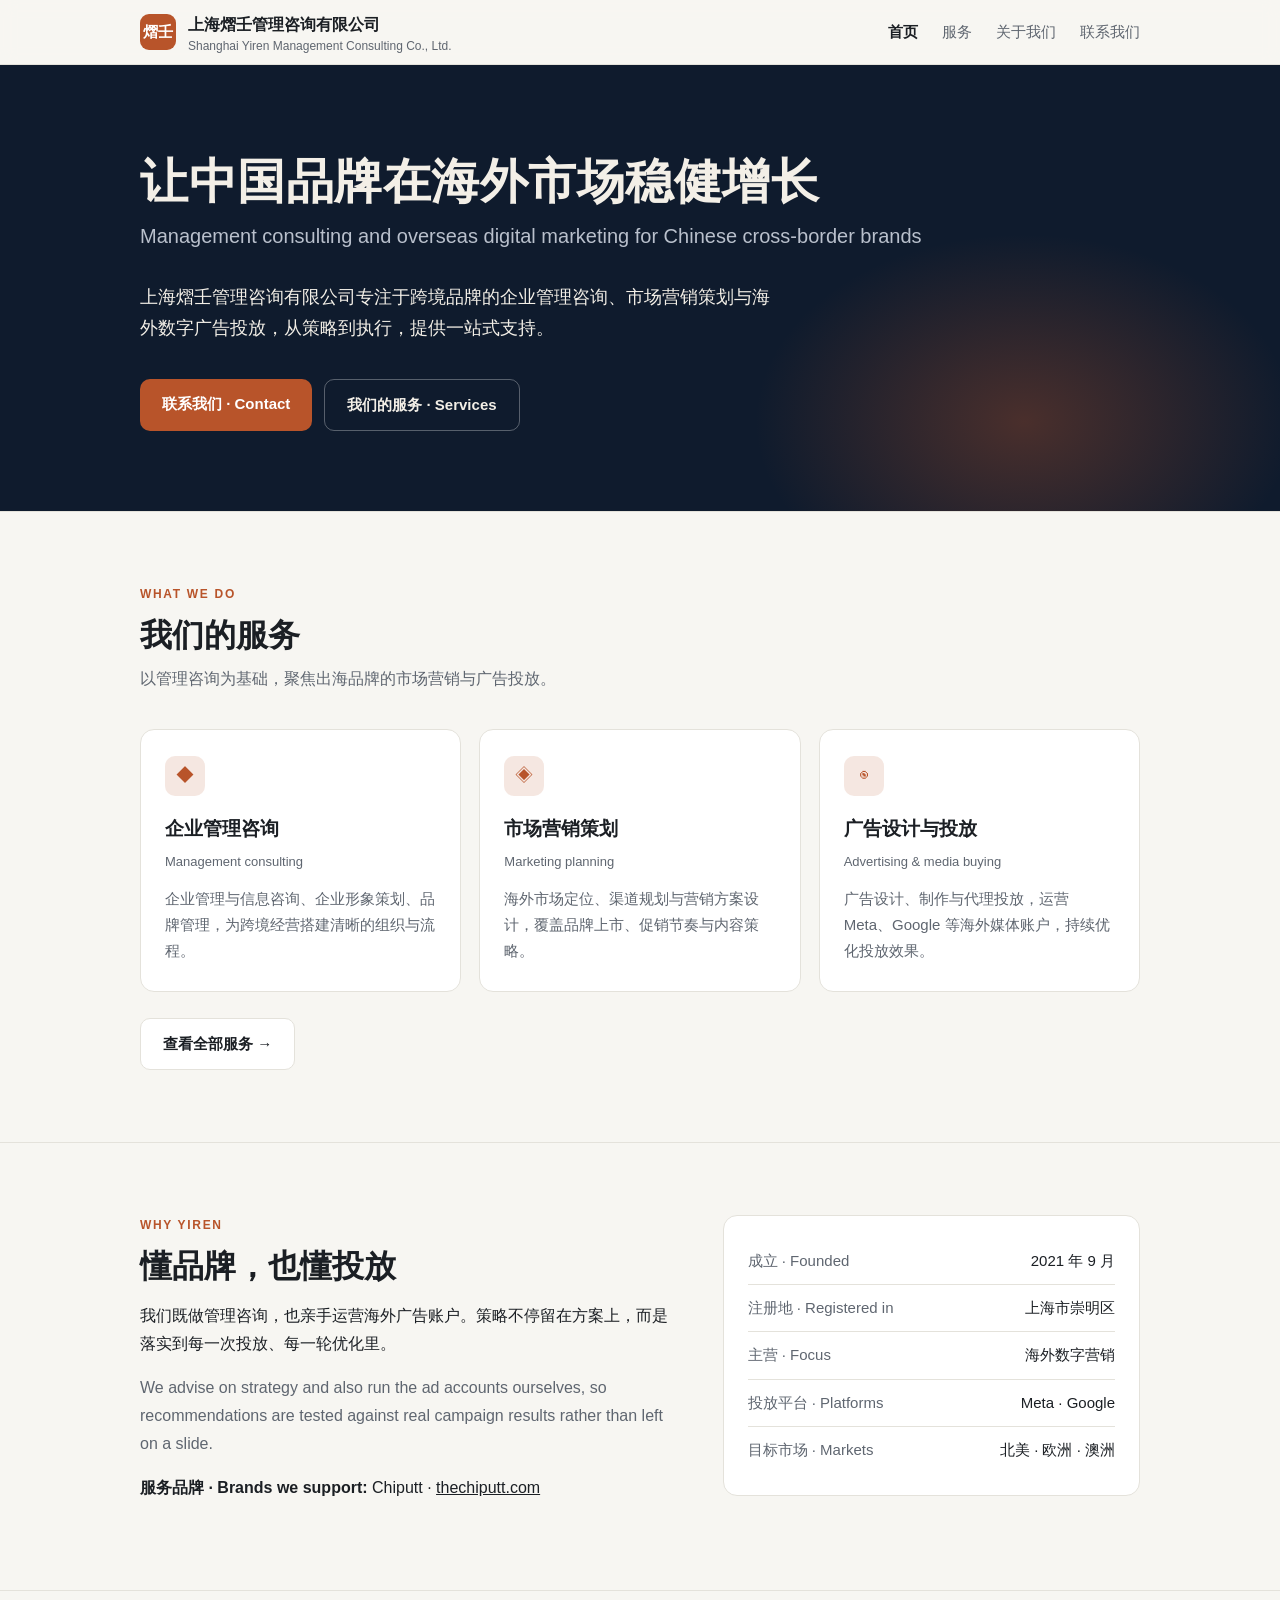
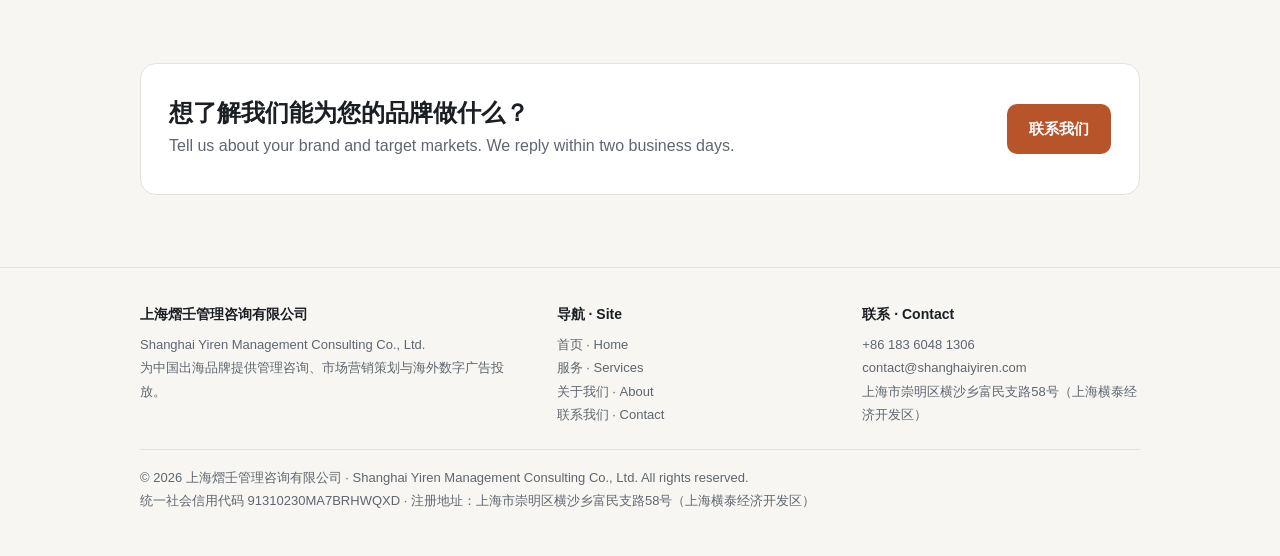
<file: index.html>
<!doctype html>
<html lang="zh-CN">
<head>
<meta charset="utf-8">
<meta name="viewport" content="width=device-width, initial-scale=1">
<title>上海熠壬管理咨询有限公司 | Shanghai Yiren Management Consulting Co., Ltd.</title>
<meta name="description" content="上海熠壬管理咨询有限公司（Shanghai Yiren Management Consulting Co., Ltd.）：企业管理咨询、市场营销策划、品牌管理、广告设计与投放，为中国出海品牌提供海外数字营销支持。">
<link rel="stylesheet" href="style.css">
</head>
<body>
<header>
  <div class="wrap nav">
    <a class="brand" href="index.html">
      <span class="mark">熠壬</span>
      <span>上海熠壬管理咨询有限公司<small>Shanghai Yiren Management Consulting Co., Ltd.</small></span>
    </a>
    <nav><ul>
      <li><a href="index.html" class="on">首页</a></li>
      <li><a href="services.html">服务</a></li>
      <li><a href="about.html">关于我们</a></li>
      <li><a href="contact.html">联系我们</a></li>
    </ul></nav>
  </div>
</header>

<section class="hero" id="top">
  <div class="wrap">
    <h1>让中国品牌在海外市场稳健增长</h1>
    <p class="en">Management consulting and overseas digital marketing for Chinese cross-border brands</p>
    <p class="lead">上海熠壬管理咨询有限公司专注于跨境品牌的企业管理咨询、市场营销策划与海外数字广告投放，从策略到执行，提供一站式支持。</p>
    <div class="btns">
      <a class="btn primary" href="contact.html">联系我们 · Contact</a>
      <a class="btn ghost" href="services.html">我们的服务 · Services</a>
    </div>
  </div>
</section>

<section>
  <div class="wrap">
    <p class="eyebrow">What we do</p>
    <h2>我们的服务</h2>
    <p class="sub">以管理咨询为基础，聚焦出海品牌的市场营销与广告投放。</p>
    <div class="grid">
      <div class="card"><div class="ico">◆</div><h3>企业管理咨询</h3><p class="en">Management consulting</p><p>企业管理与信息咨询、企业形象策划、品牌管理，为跨境经营搭建清晰的组织与流程。</p></div>
      <div class="card"><div class="ico">◈</div><h3>市场营销策划</h3><p class="en">Marketing planning</p><p>海外市场定位、渠道规划与营销方案设计，覆盖品牌上市、促销节奏与内容策略。</p></div>
      <div class="card"><div class="ico">◉</div><h3>广告设计与投放</h3><p class="en">Advertising &amp; media buying</p><p>广告设计、制作与代理投放，运营 Meta、Google 等海外媒体账户，持续优化投放效果。</p></div>
    </div>
    <p style="margin:26px 0 0"><a class="btn outline" href="services.html">查看全部服务 →</a></p>
  </div>
</section>

<section>
  <div class="wrap split">
    <div>
      <p class="eyebrow">Why Yiren</p>
      <h2>懂品牌，也懂投放</h2>
      <p>我们既做管理咨询，也亲手运营海外广告账户。策略不停留在方案上，而是落实到每一次投放、每一轮优化里。</p>
      <p class="muted">We advise on strategy and also run the ad accounts ourselves, so recommendations are tested against real campaign results rather than left on a slide.</p>
      <p><strong>服务品牌 · Brands we support:</strong> Chiputt · <a href="https://thechiputt.com" rel="noopener">thechiputt.com</a></p>
    </div>
    <div class="facts">
      <div><span>成立 · Founded</span><span>2021 年 9 月</span></div>
      <div><span>注册地 · Registered in</span><span>上海市崇明区</span></div>
      <div><span>主营 · Focus</span><span>海外数字营销</span></div>
      <div><span>投放平台 · Platforms</span><span>Meta · Google</span></div>
      <div><span>目标市场 · Markets</span><span>北美 · 欧洲 · 澳洲</span></div>
    </div>
  </div>
</section>

<section>
  <div class="wrap">
    <div class="cta">
      <div><h2>想了解我们能为您的品牌做什么？</h2><p class="muted" style="margin:0">Tell us about your brand and target markets. We reply within two business days.</p></div>
      <a class="btn primary" href="contact.html">联系我们</a>
    </div>
  </div>
</section>

<footer>
  <div class="wrap">
    <div class="cols">
      <div>
        <h4>上海熠壬管理咨询有限公司</h4>
        <div>Shanghai Yiren Management Consulting Co., Ltd.</div>
        <div>为中国出海品牌提供管理咨询、市场营销策划与海外数字广告投放。</div>
      </div>
      <div>
        <h4>导航 · Site</h4>
        <ul><li><a href="index.html">首页 · Home</a></li><li><a href="services.html">服务 · Services</a></li><li><a href="about.html">关于我们 · About</a></li><li><a href="contact.html">联系我们 · Contact</a></li></ul>
      </div>
      <div>
        <h4>联系 · Contact</h4>
        <ul><li><a href="tel:+8618360481306">+86 183 6048 1306</a></li><li><a href="mailto:contact@shanghaiyiren.com">contact@shanghaiyiren.com</a></li><li>上海市崇明区横沙乡富民支路58号（上海横泰经济开发区）</li></ul>
      </div>
    </div>
    <div class="legal">
      © 2026 上海熠壬管理咨询有限公司 · Shanghai Yiren Management Consulting Co., Ltd. All rights reserved.<br>
      统一社会信用代码 91310230MA7BRHWQXD · 注册地址：上海市崇明区横沙乡富民支路58号（上海横泰经济开发区）
    </div>
  </div>
</footer>
</body>
</html>
</file>
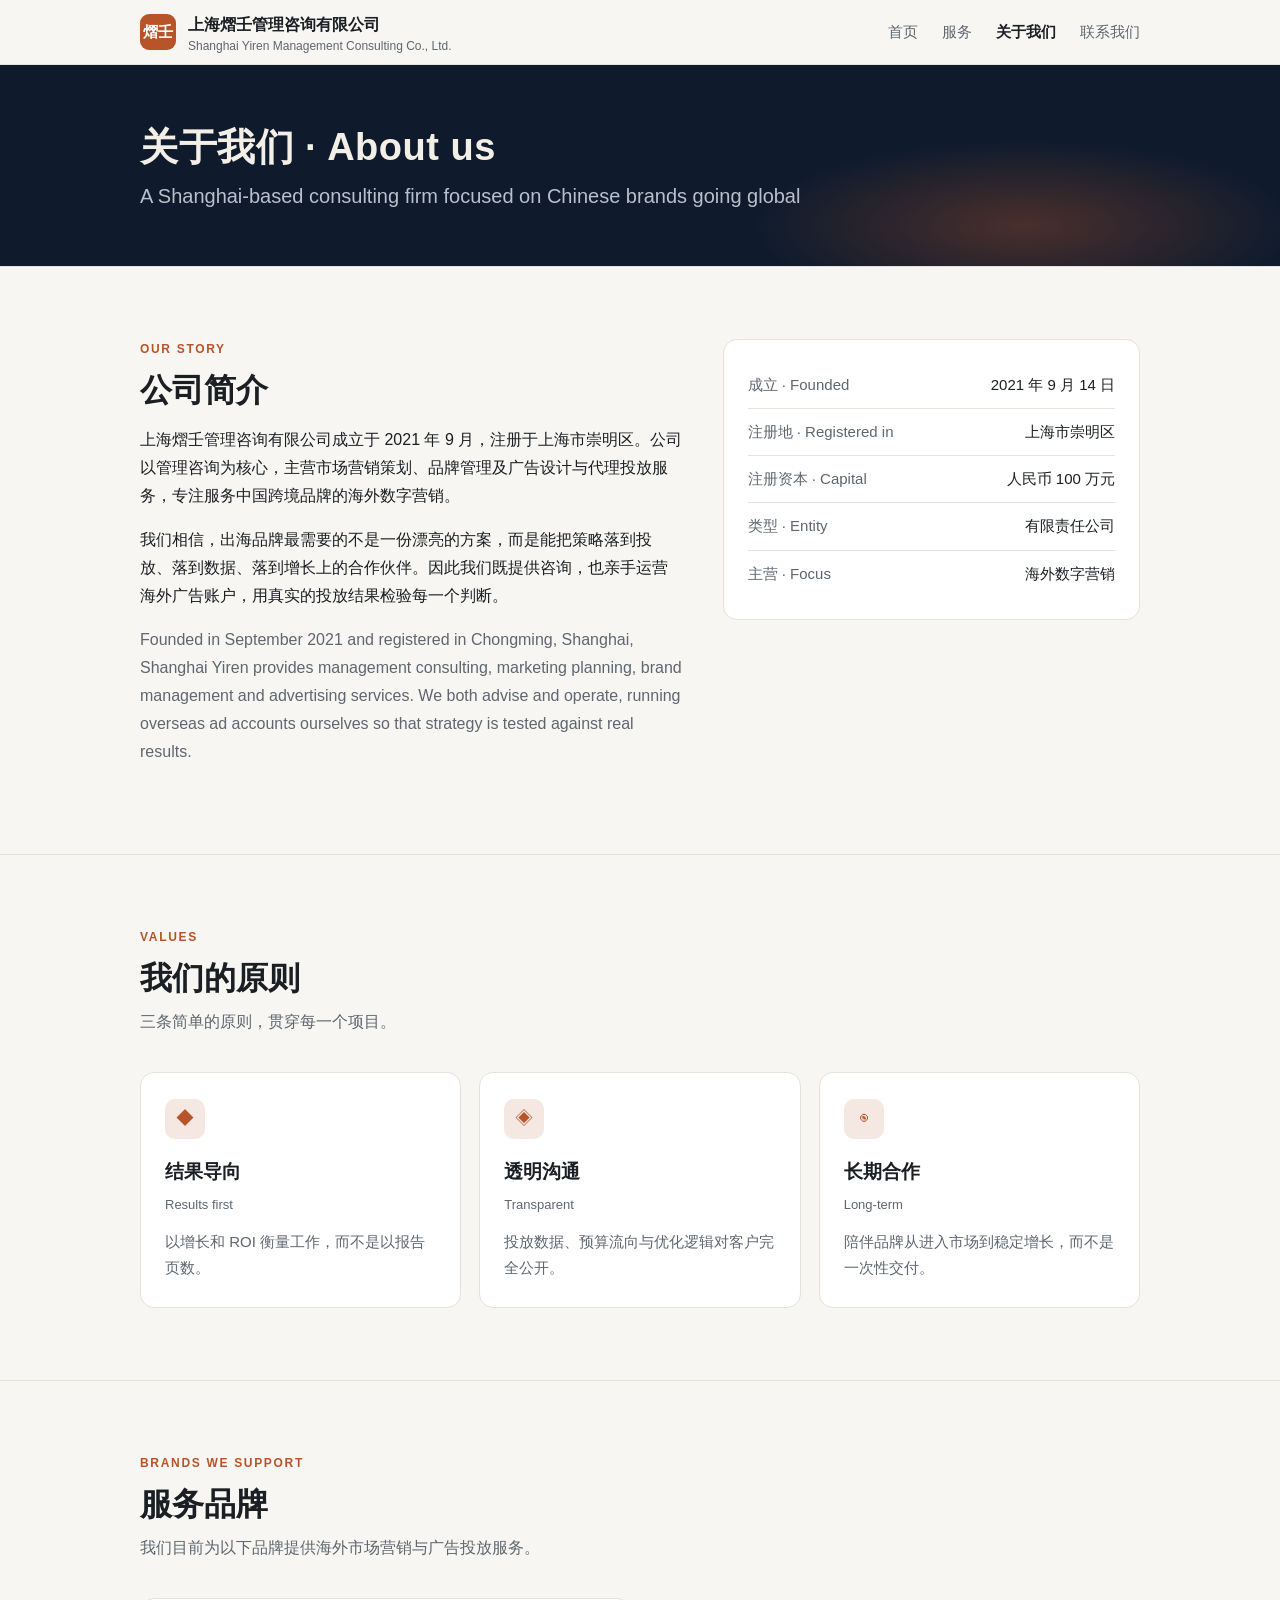
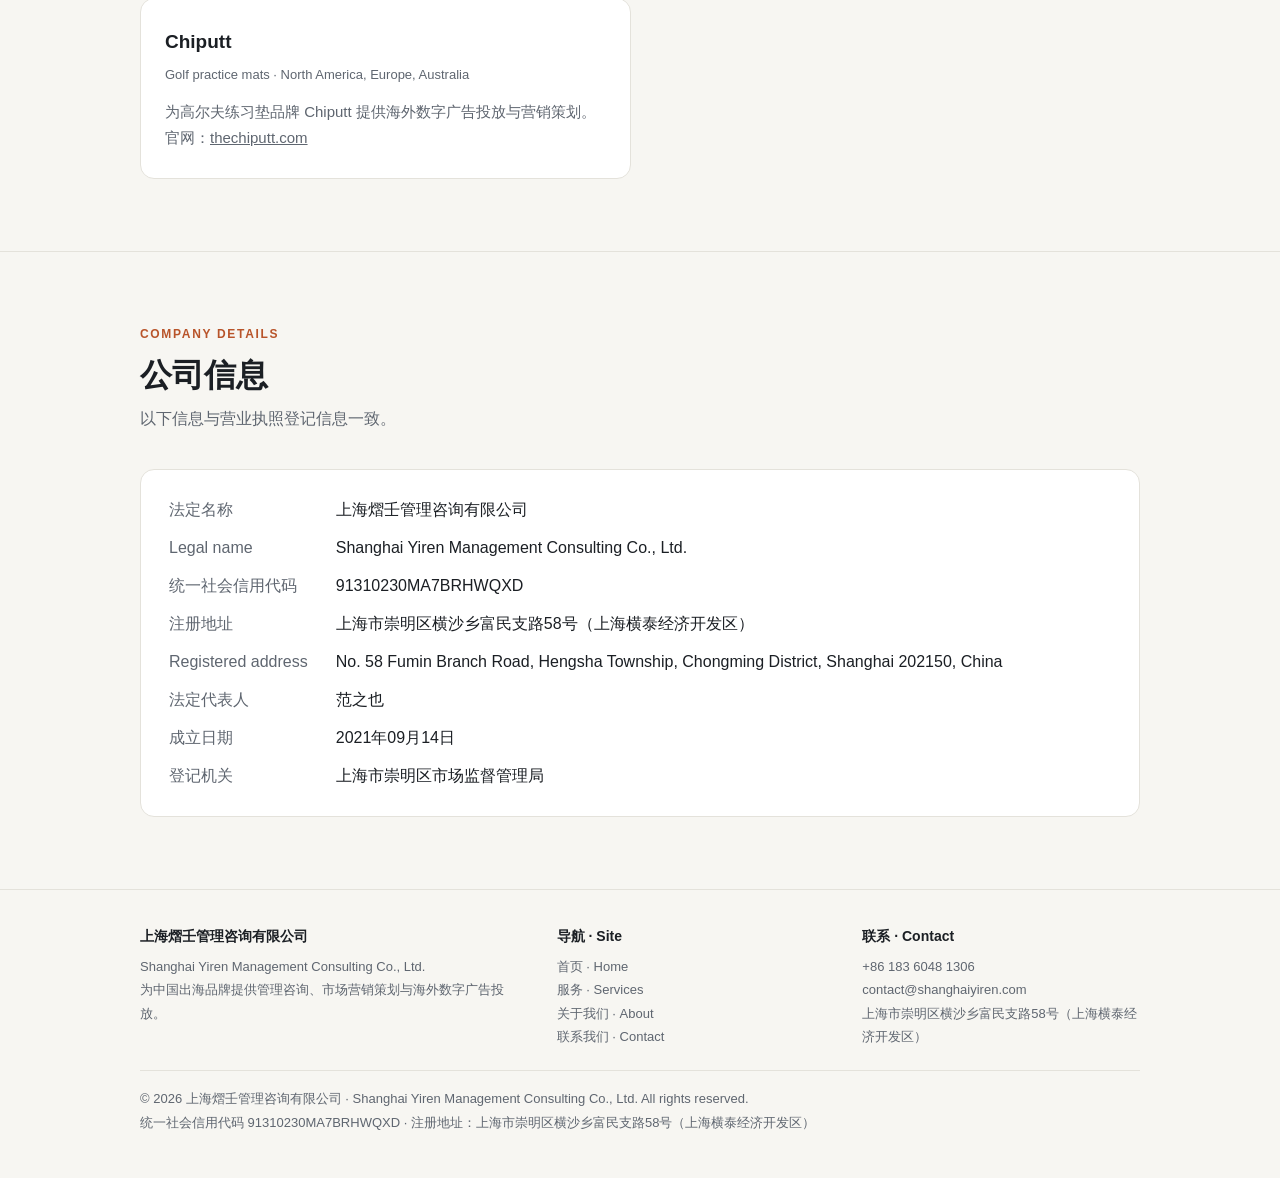
<file: about.html>
<!doctype html>
<html lang="zh-CN">
<head>
<meta charset="utf-8">
<meta name="viewport" content="width=device-width, initial-scale=1">
<title>关于我们 · About | 上海熠壬管理咨询有限公司</title>
<meta name="description" content="上海熠壬管理咨询有限公司简介、公司信息与服务品牌。成立于2021年，注册于上海市崇明区，统一社会信用代码 91310230MA7BRHWQXD。">
<link rel="stylesheet" href="style.css">
</head>
<body>
<header>
  <div class="wrap nav">
    <a class="brand" href="index.html">
      <span class="mark">熠壬</span>
      <span>上海熠壬管理咨询有限公司<small>Shanghai Yiren Management Consulting Co., Ltd.</small></span>
    </a>
    <nav><ul>
      <li><a href="index.html">首页</a></li>
      <li><a href="services.html">服务</a></li>
      <li><a href="about.html" class="on">关于我们</a></li>
      <li><a href="contact.html">联系我们</a></li>
    </ul></nav>
  </div>
</header>

<section class="hero small">
  <div class="wrap">
    <h1>关于我们 · About us</h1>
    <p class="en">A Shanghai-based consulting firm focused on Chinese brands going global</p>
  </div>
</section>

<section>
  <div class="wrap split">
    <div>
      <p class="eyebrow">Our story</p>
      <h2>公司简介</h2>
      <p>上海熠壬管理咨询有限公司成立于 2021 年 9 月，注册于上海市崇明区。公司以管理咨询为核心，主营市场营销策划、品牌管理及广告设计与代理投放服务，专注服务中国跨境品牌的海外数字营销。</p>
      <p>我们相信，出海品牌最需要的不是一份漂亮的方案，而是能把策略落到投放、落到数据、落到增长上的合作伙伴。因此我们既提供咨询，也亲手运营海外广告账户，用真实的投放结果检验每一个判断。</p>
      <p class="muted">Founded in September 2021 and registered in Chongming, Shanghai, Shanghai Yiren provides management consulting, marketing planning, brand management and advertising services. We both advise and operate, running overseas ad accounts ourselves so that strategy is tested against real results.</p>
    </div>
    <div class="facts">
      <div><span>成立 · Founded</span><span>2021 年 9 月 14 日</span></div>
      <div><span>注册地 · Registered in</span><span>上海市崇明区</span></div>
      <div><span>注册资本 · Capital</span><span>人民币 100 万元</span></div>
      <div><span>类型 · Entity</span><span>有限责任公司</span></div>
      <div><span>主营 · Focus</span><span>海外数字营销</span></div>
    </div>
  </div>
</section>

<section>
  <div class="wrap">
    <p class="eyebrow">Values</p>
    <h2>我们的原则</h2>
    <p class="sub">三条简单的原则，贯穿每一个项目。</p>
    <div class="grid">
      <div class="card"><div class="ico">◆</div><h3>结果导向</h3><p class="en">Results first</p><p>以增长和 ROI 衡量工作，而不是以报告页数。</p></div>
      <div class="card"><div class="ico">◈</div><h3>透明沟通</h3><p class="en">Transparent</p><p>投放数据、预算流向与优化逻辑对客户完全公开。</p></div>
      <div class="card"><div class="ico">◉</div><h3>长期合作</h3><p class="en">Long-term</p><p>陪伴品牌从进入市场到稳定增长，而不是一次性交付。</p></div>
    </div>
  </div>
</section>

<section>
  <div class="wrap">
    <p class="eyebrow">Brands we support</p>
    <h2>服务品牌</h2>
    <p class="sub">我们目前为以下品牌提供海外市场营销与广告投放服务。</p>
    <div class="grid two">
      <div class="card"><h3>Chiputt</h3><p class="en">Golf practice mats · North America, Europe, Australia</p><p>为高尔夫练习垫品牌 Chiputt 提供海外数字广告投放与营销策划。官网：<a href="https://thechiputt.com" rel="noopener">thechiputt.com</a></p></div>
    </div>
  </div>
</section>

<section id="company">
  <div class="wrap">
    <p class="eyebrow">Company details</p>
    <h2>公司信息</h2>
    <p class="sub">以下信息与营业执照登记信息一致。</p>
    <dl>
      <dt>法定名称</dt><dd>上海熠壬管理咨询有限公司</dd>
      <dt>Legal name</dt><dd>Shanghai Yiren Management Consulting Co., Ltd.</dd>
      <dt>统一社会信用代码</dt><dd>91310230MA7BRHWQXD</dd>
      <dt>注册地址</dt><dd>上海市崇明区横沙乡富民支路58号（上海横泰经济开发区）</dd>
      <dt>Registered address</dt><dd>No. 58 Fumin Branch Road, Hengsha Township, Chongming District, Shanghai 202150, China</dd>
      <dt>法定代表人</dt><dd>范之也</dd>
      <dt>成立日期</dt><dd>2021年09月14日</dd>
      <dt>登记机关</dt><dd>上海市崇明区市场监督管理局</dd>
    </dl>
  </div>
</section>

<footer>
  <div class="wrap">
    <div class="cols">
      <div>
        <h4>上海熠壬管理咨询有限公司</h4>
        <div>Shanghai Yiren Management Consulting Co., Ltd.</div>
        <div>为中国出海品牌提供管理咨询、市场营销策划与海外数字广告投放。</div>
      </div>
      <div>
        <h4>导航 · Site</h4>
        <ul><li><a href="index.html">首页 · Home</a></li><li><a href="services.html">服务 · Services</a></li><li><a href="about.html">关于我们 · About</a></li><li><a href="contact.html">联系我们 · Contact</a></li></ul>
      </div>
      <div>
        <h4>联系 · Contact</h4>
        <ul><li><a href="tel:+8618360481306">+86 183 6048 1306</a></li><li><a href="mailto:contact@shanghaiyiren.com">contact@shanghaiyiren.com</a></li><li>上海市崇明区横沙乡富民支路58号（上海横泰经济开发区）</li></ul>
      </div>
    </div>
    <div class="legal">
      © 2026 上海熠壬管理咨询有限公司 · Shanghai Yiren Management Consulting Co., Ltd. All rights reserved.<br>
      统一社会信用代码 91310230MA7BRHWQXD · 注册地址：上海市崇明区横沙乡富民支路58号（上海横泰经济开发区）
    </div>
  </div>
</footer>
</body>
</html>
</file>
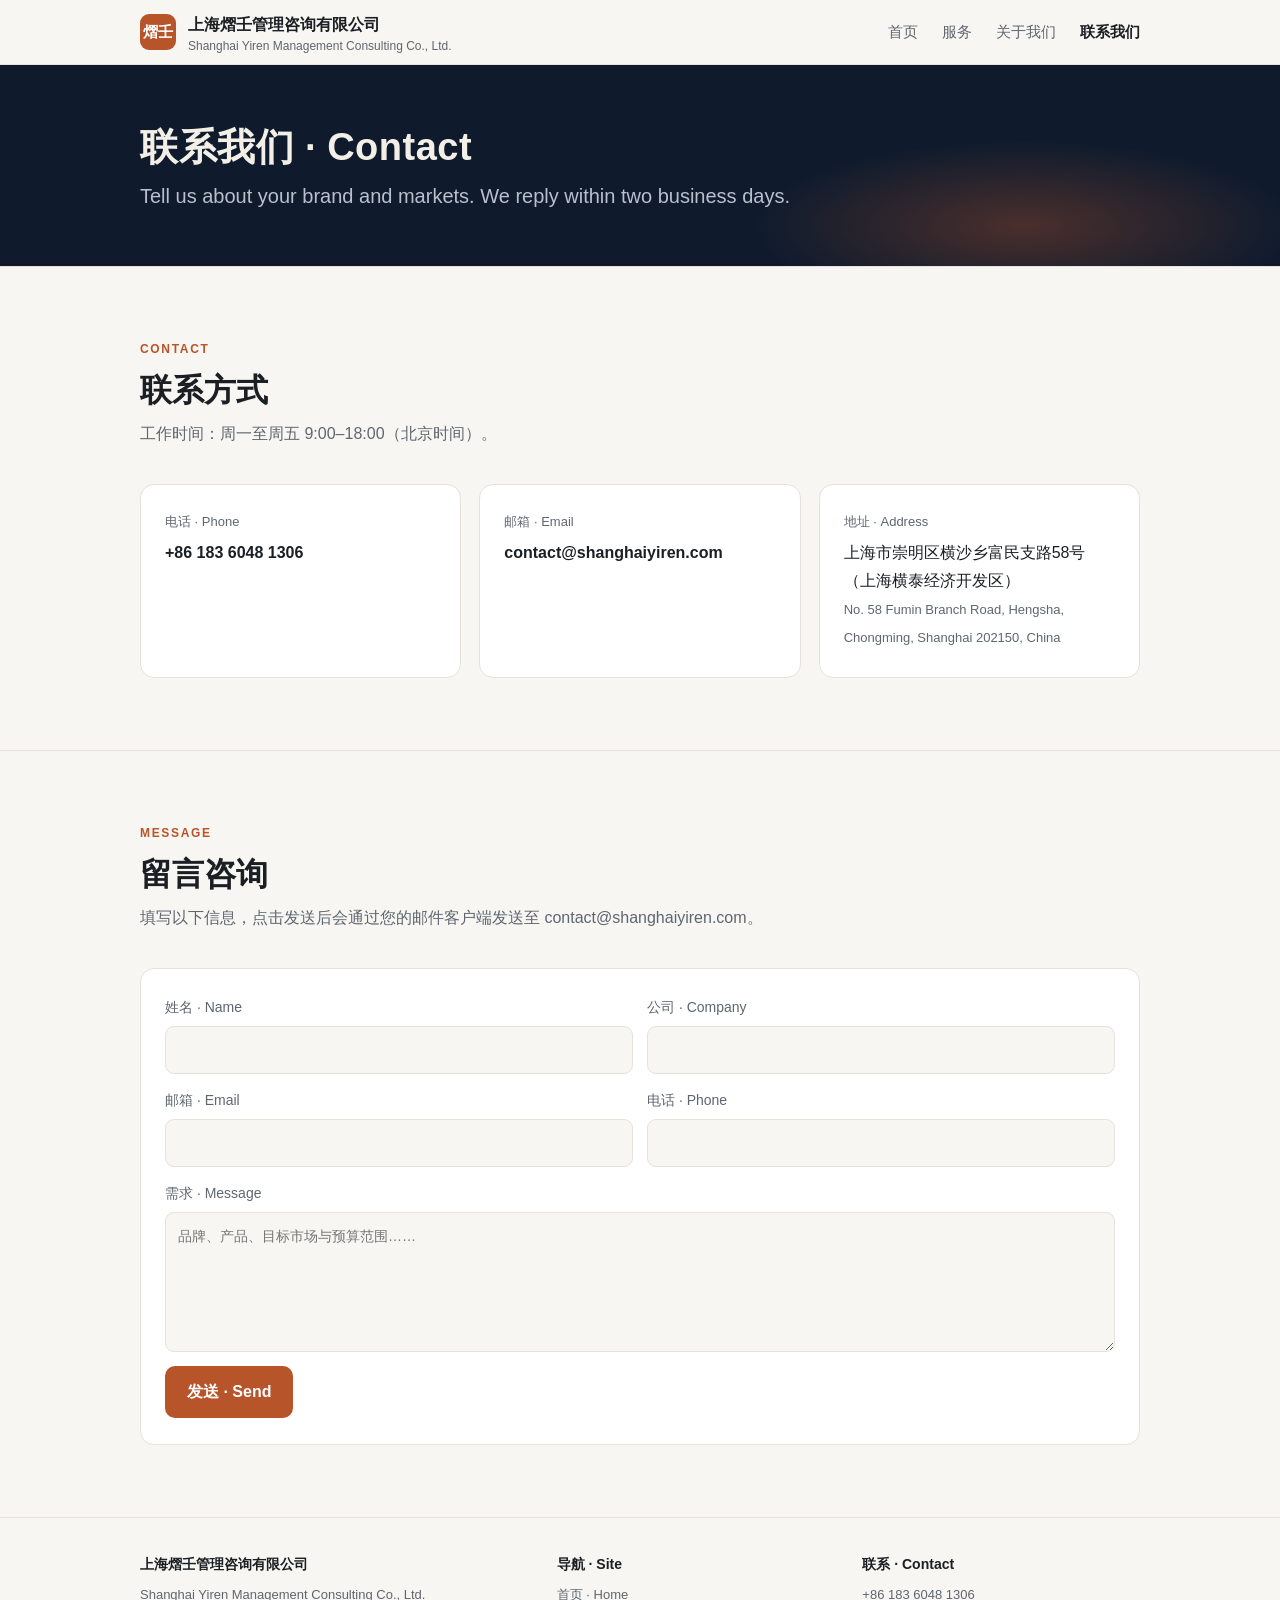
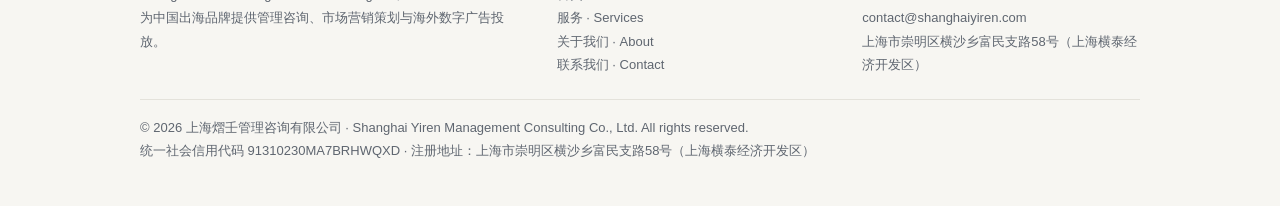
<file: contact.html>
<!doctype html>
<html lang="zh-CN">
<head>
<meta charset="utf-8">
<meta name="viewport" content="width=device-width, initial-scale=1">
<title>联系我们 · Contact | 上海熠壬管理咨询有限公司</title>
<meta name="description" content="联系上海熠壬管理咨询有限公司：电话 +86 183 6048 1306，邮箱 contact@shanghaiyiren.com，地址 上海市崇明区横沙乡富民支路58号。">
<link rel="stylesheet" href="style.css">
</head>
<body>
<header>
  <div class="wrap nav">
    <a class="brand" href="index.html">
      <span class="mark">熠壬</span>
      <span>上海熠壬管理咨询有限公司<small>Shanghai Yiren Management Consulting Co., Ltd.</small></span>
    </a>
    <nav><ul>
      <li><a href="index.html">首页</a></li>
      <li><a href="services.html">服务</a></li>
      <li><a href="about.html">关于我们</a></li>
      <li><a href="contact.html" class="on">联系我们</a></li>
    </ul></nav>
  </div>
</header>

<section class="hero small">
  <div class="wrap">
    <h1>联系我们 · Contact</h1>
    <p class="en">Tell us about your brand and markets. We reply within two business days.</p>
  </div>
</section>

<section>
  <div class="wrap">
    <p class="eyebrow">Contact</p>
    <h2>联系方式</h2>
    <p class="sub">工作时间：周一至周五 9:00–18:00（北京时间）。</p>
    <div class="contact">
      <div class="card"><p class="lbl">电话 · Phone</p><a href="tel:+8618360481306">+86 183 6048 1306</a></div>
      <div class="card"><p class="lbl">邮箱 · Email</p><a href="mailto:contact@shanghaiyiren.com">contact@shanghaiyiren.com</a></div>
      <div class="card"><p class="lbl">地址 · Address</p><span>上海市崇明区横沙乡富民支路58号（上海横泰经济开发区）<br><span class="muted" style="font-size:13px">No. 58 Fumin Branch Road, Hengsha, Chongming, Shanghai 202150, China</span></span></div>
    </div>
  </div>
</section>

<section>
  <div class="wrap">
    <p class="eyebrow">Message</p>
    <h2>留言咨询</h2>
    <p class="sub">填写以下信息，点击发送后会通过您的邮件客户端发送至 contact@shanghaiyiren.com。</p>
    <form class="cf" id="cf">
      <label>姓名 · Name<input name="name" required></label>
      <label>公司 · Company<input name="company"></label>
      <label>邮箱 · Email<input name="email" type="email" required></label>
      <label>电话 · Phone<input name="phone"></label>
      <label class="full">需求 · Message<textarea name="message" required placeholder="品牌、产品、目标市场与预算范围……"></textarea></label>
      <button type="submit">发送 · Send</button>
    </form>
    <script>
      document.getElementById('cf').addEventListener('submit',function(e){
        e.preventDefault();var f=new FormData(this);
        var s=encodeURIComponent('咨询：'+(f.get('company')||f.get('name')));
        var b=encodeURIComponent('姓名：'+f.get('name')+'\n公司：'+(f.get('company')||'')+'\n邮箱：'+f.get('email')+'\n电话：'+(f.get('phone')||'')+'\n\n'+f.get('message'));
        location.href='mailto:contact@shanghaiyiren.com?subject='+s+'&body='+b;
      });
    </script>
  </div>
</section>

<footer>
  <div class="wrap">
    <div class="cols">
      <div>
        <h4>上海熠壬管理咨询有限公司</h4>
        <div>Shanghai Yiren Management Consulting Co., Ltd.</div>
        <div>为中国出海品牌提供管理咨询、市场营销策划与海外数字广告投放。</div>
      </div>
      <div>
        <h4>导航 · Site</h4>
        <ul><li><a href="index.html">首页 · Home</a></li><li><a href="services.html">服务 · Services</a></li><li><a href="about.html">关于我们 · About</a></li><li><a href="contact.html">联系我们 · Contact</a></li></ul>
      </div>
      <div>
        <h4>联系 · Contact</h4>
        <ul><li><a href="tel:+8618360481306">+86 183 6048 1306</a></li><li><a href="mailto:contact@shanghaiyiren.com">contact@shanghaiyiren.com</a></li><li>上海市崇明区横沙乡富民支路58号（上海横泰经济开发区）</li></ul>
      </div>
    </div>
    <div class="legal">
      © 2026 上海熠壬管理咨询有限公司 · Shanghai Yiren Management Consulting Co., Ltd. All rights reserved.<br>
      统一社会信用代码 91310230MA7BRHWQXD · 注册地址：上海市崇明区横沙乡富民支路58号（上海横泰经济开发区）
    </div>
  </div>
</footer>
</body>
</html>
</file>
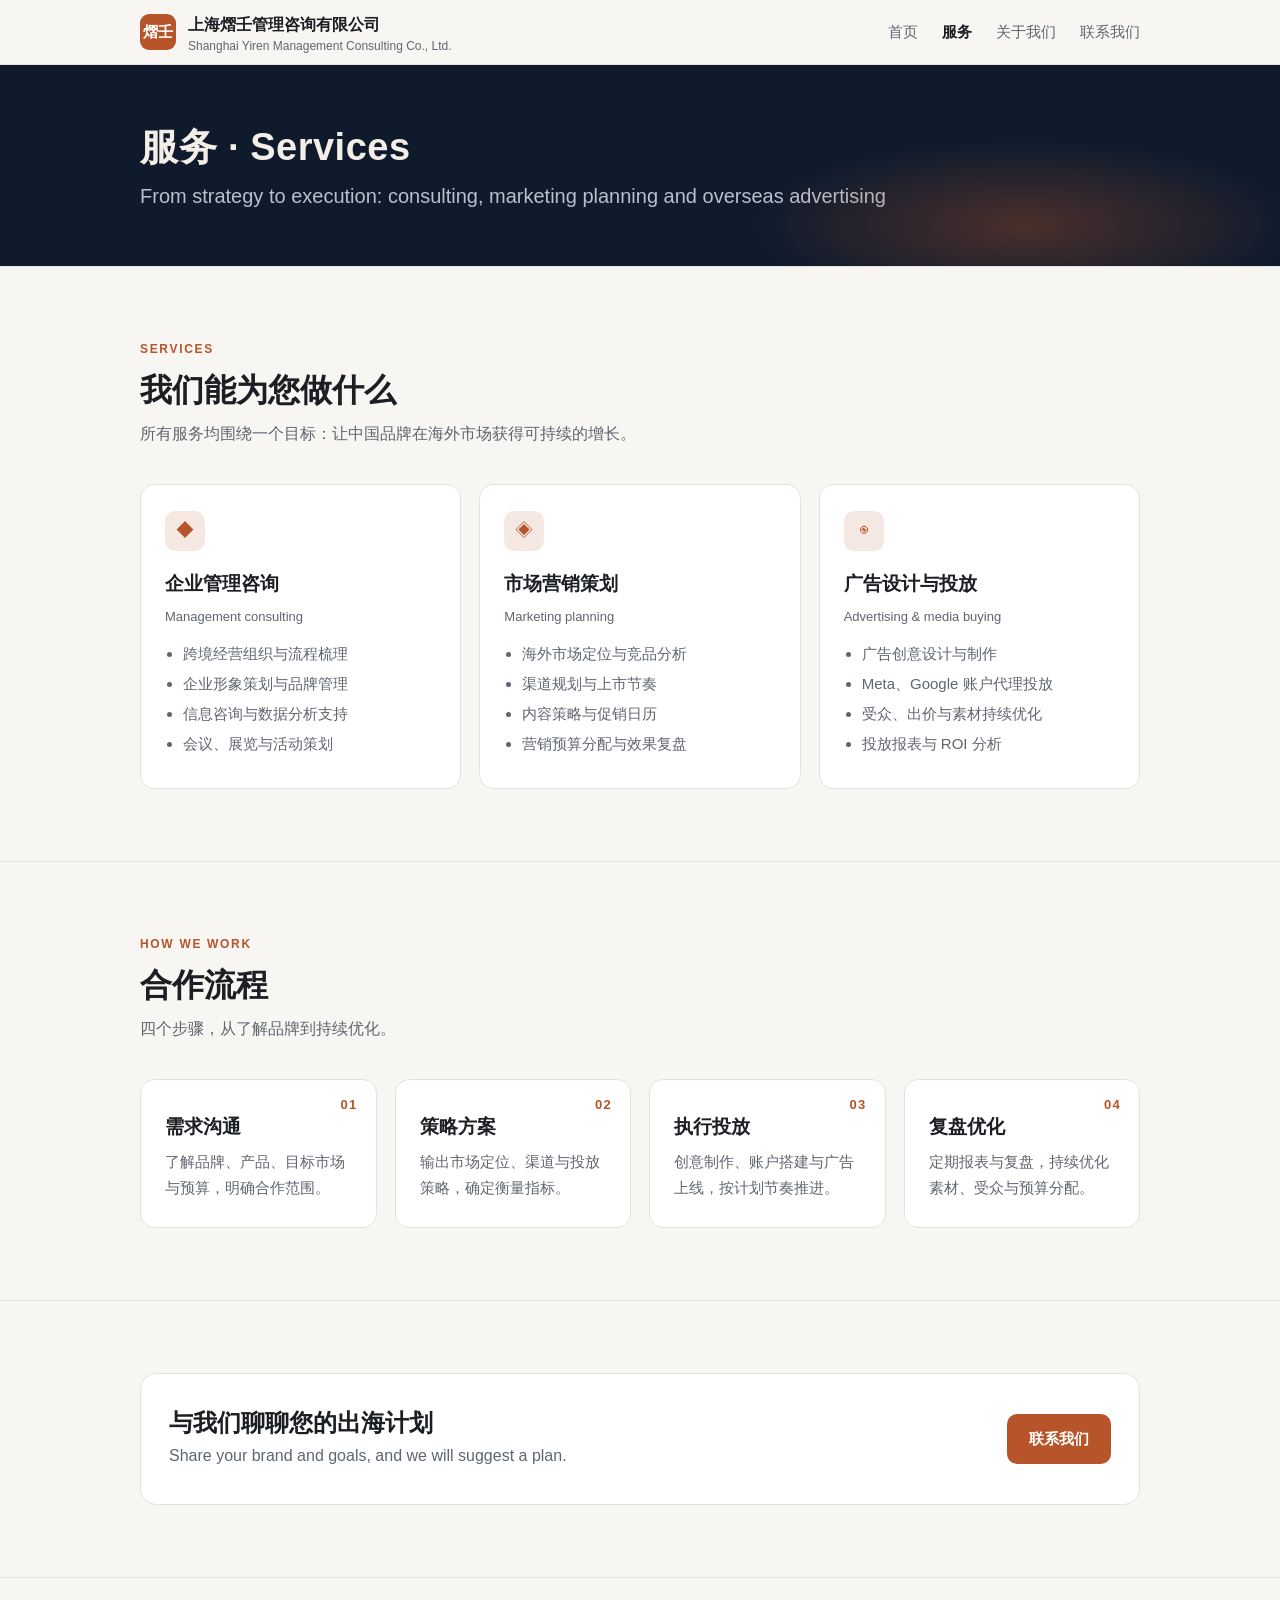
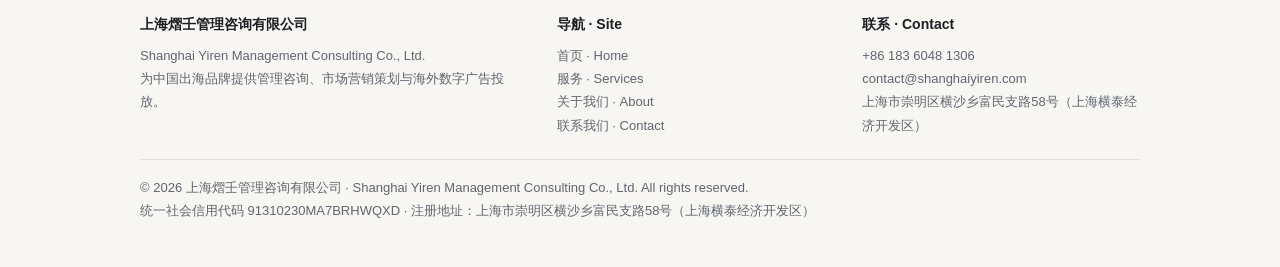
<file: services.html>
<!doctype html>
<html lang="zh-CN">
<head>
<meta charset="utf-8">
<meta name="viewport" content="width=device-width, initial-scale=1">
<title>服务 · Services | 上海熠壬管理咨询有限公司</title>
<meta name="description" content="上海熠壬的服务：企业管理咨询、市场营销策划、广告设计与投放（Meta、Google 海外媒体代理投放）。">
<link rel="stylesheet" href="style.css">
</head>
<body>
<header>
  <div class="wrap nav">
    <a class="brand" href="index.html">
      <span class="mark">熠壬</span>
      <span>上海熠壬管理咨询有限公司<small>Shanghai Yiren Management Consulting Co., Ltd.</small></span>
    </a>
    <nav><ul>
      <li><a href="index.html">首页</a></li>
      <li><a href="services.html" class="on">服务</a></li>
      <li><a href="about.html">关于我们</a></li>
      <li><a href="contact.html">联系我们</a></li>
    </ul></nav>
  </div>
</header>

<section class="hero small">
  <div class="wrap">
    <h1>服务 · Services</h1>
    <p class="en">From strategy to execution: consulting, marketing planning and overseas advertising</p>
  </div>
</section>

<section>
  <div class="wrap">
    <p class="eyebrow">Services</p>
    <h2>我们能为您做什么</h2>
    <p class="sub">所有服务均围绕一个目标：让中国品牌在海外市场获得可持续的增长。</p>
    <div class="grid">
      <div class="card"><div class="ico">◆</div><h3>企业管理咨询</h3><p class="en">Management consulting</p>
        <ul><li>跨境经营组织与流程梳理</li><li>企业形象策划与品牌管理</li><li>信息咨询与数据分析支持</li><li>会议、展览与活动策划</li></ul></div>
      <div class="card"><div class="ico">◈</div><h3>市场营销策划</h3><p class="en">Marketing planning</p>
        <ul><li>海外市场定位与竞品分析</li><li>渠道规划与上市节奏</li><li>内容策略与促销日历</li><li>营销预算分配与效果复盘</li></ul></div>
      <div class="card"><div class="ico">◉</div><h3>广告设计与投放</h3><p class="en">Advertising &amp; media buying</p>
        <ul><li>广告创意设计与制作</li><li>Meta、Google 账户代理投放</li><li>受众、出价与素材持续优化</li><li>投放报表与 ROI 分析</li></ul></div>
    </div>
  </div>
</section>

<section>
  <div class="wrap">
    <p class="eyebrow">How we work</p>
    <h2>合作流程</h2>
    <p class="sub">四个步骤，从了解品牌到持续优化。</p>
    <div class="steps">
      <div class="card"><h3>需求沟通</h3><p>了解品牌、产品、目标市场与预算，明确合作范围。</p></div>
      <div class="card"><h3>策略方案</h3><p>输出市场定位、渠道与投放策略，确定衡量指标。</p></div>
      <div class="card"><h3>执行投放</h3><p>创意制作、账户搭建与广告上线，按计划节奏推进。</p></div>
      <div class="card"><h3>复盘优化</h3><p>定期报表与复盘，持续优化素材、受众与预算分配。</p></div>
    </div>
  </div>
</section>

<section>
  <div class="wrap">
    <div class="cta">
      <div><h2>与我们聊聊您的出海计划</h2><p class="muted" style="margin:0">Share your brand and goals, and we will suggest a plan.</p></div>
      <a class="btn primary" href="contact.html">联系我们</a>
    </div>
  </div>
</section>

<footer>
  <div class="wrap">
    <div class="cols">
      <div>
        <h4>上海熠壬管理咨询有限公司</h4>
        <div>Shanghai Yiren Management Consulting Co., Ltd.</div>
        <div>为中国出海品牌提供管理咨询、市场营销策划与海外数字广告投放。</div>
      </div>
      <div>
        <h4>导航 · Site</h4>
        <ul><li><a href="index.html">首页 · Home</a></li><li><a href="services.html">服务 · Services</a></li><li><a href="about.html">关于我们 · About</a></li><li><a href="contact.html">联系我们 · Contact</a></li></ul>
      </div>
      <div>
        <h4>联系 · Contact</h4>
        <ul><li><a href="tel:+8618360481306">+86 183 6048 1306</a></li><li><a href="mailto:contact@shanghaiyiren.com">contact@shanghaiyiren.com</a></li><li>上海市崇明区横沙乡富民支路58号（上海横泰经济开发区）</li></ul>
      </div>
    </div>
    <div class="legal">
      © 2026 上海熠壬管理咨询有限公司 · Shanghai Yiren Management Consulting Co., Ltd. All rights reserved.<br>
      统一社会信用代码 91310230MA7BRHWQXD · 注册地址：上海市崇明区横沙乡富民支路58号（上海横泰经济开发区）
    </div>
  </div>
</footer>
</body>
</html>
</file>
<file: style.css>
:root{
  --bg:#f7f6f2; --card:#ffffff; --ink:#1b1f24; --muted:#5f6670; --line:#e4e2db;
  --accent:#b8542a; --accent-ink:#ffffff; --hero:#0f1b2d; --hero-ink:#f3efe7; --hero-muted:#b9c0cc;
}
@media (prefers-color-scheme: dark){
  :root{ --bg:#0f1115; --card:#161a21; --ink:#e8e6e1; --muted:#9aa1ab; --line:#262b33;
    --accent:#d9733f; --hero:#0b1322; --hero-ink:#f3efe7; --hero-muted:#aab2bf; }
}
*{box-sizing:border-box}
html{scroll-behavior:smooth}
body{margin:0;background:var(--bg);color:var(--ink);
  font:16px/1.75 -apple-system,"PingFang SC","Hiragino Sans GB","Microsoft YaHei","Noto Sans CJK SC",Helvetica,Arial,sans-serif}
a{color:inherit}
.wrap{max-width:1040px;margin:0 auto;padding:0 20px}

header{position:sticky;top:0;z-index:5;background:color-mix(in srgb,var(--bg) 88%,transparent);backdrop-filter:blur(8px);border-bottom:1px solid var(--line)}
.nav{display:flex;align-items:center;justify-content:space-between;height:64px;gap:16px}
.brand{display:flex;align-items:center;gap:12px;text-decoration:none;font-weight:600;min-width:0}
.brand span:last-child{white-space:nowrap;overflow:hidden;text-overflow:ellipsis}
.mark{flex:none;width:36px;height:36px;border-radius:9px;background:var(--accent);color:var(--accent-ink);display:grid;place-items:center;font-size:15px;letter-spacing:.5px}
.brand small{display:block;font-weight:400;color:var(--muted);font-size:12px;line-height:1.2}
nav ul{display:flex;gap:24px;list-style:none;margin:0;padding:0;font-size:15px}
nav a{text-decoration:none;color:var(--muted)} nav a:hover,nav a.on{color:var(--ink);font-weight:600}
@media (max-width:720px){ nav ul{gap:14px;font-size:14px} .brand small{display:none} }
@media (max-width:480px){ .brand span:last-child{display:none} }

.hero{background:var(--hero);color:var(--hero-ink);padding:88px 0 80px;position:relative;overflow:hidden}
.hero.small{padding:60px 0 52px}
.hero:before{content:"";position:absolute;inset:auto -10% -40% auto;width:60%;height:120%;
  background:radial-gradient(closest-side,rgba(184,84,42,.35),transparent 70%);pointer-events:none}
.hero h1{font-size:clamp(30px,4.6vw,48px);line-height:1.2;margin:0 0 8px;font-weight:700;letter-spacing:.5px}
.hero.small h1{font-size:clamp(26px,3.6vw,38px)}
.hero .en{font-size:clamp(16px,2vw,20px);color:var(--hero-muted);margin:0 0 28px}
.hero.small .en{margin-bottom:0}
.hero p.lead{max-width:640px;font-size:18px;margin:0 0 34px;color:var(--hero-ink)}
.btns{display:flex;gap:12px;flex-wrap:wrap}
.btn{display:inline-block;padding:12px 22px;border-radius:10px;text-decoration:none;font-weight:600;font-size:15px}
.btn.primary{background:var(--accent);color:var(--accent-ink)}
.btn.ghost{border:1px solid rgba(255,255,255,.3);color:var(--hero-ink)}
.btn.outline{border:1px solid var(--line);background:var(--card)}

section{padding:72px 0}
section + section{border-top:1px solid var(--line)}
.eyebrow{font-size:12px;letter-spacing:.14em;text-transform:uppercase;color:var(--accent);font-weight:700;margin:0 0 10px}
h2{font-size:clamp(24px,3vw,32px);margin:0 0 10px;line-height:1.25}
h3{font-size:19px;margin:0 0 6px}
.sub{color:var(--muted);margin:0 0 36px;max-width:680px}
.muted{color:var(--muted)}

.grid{display:grid;grid-template-columns:repeat(3,1fr);gap:18px}
.grid.two{grid-template-columns:repeat(2,1fr)}
@media (max-width:760px){ .grid,.grid.two{grid-template-columns:1fr} }
.card{background:var(--card);border:1px solid var(--line);border-radius:14px;padding:26px 24px}
.card .ico{width:40px;height:40px;border-radius:10px;background:color-mix(in srgb,var(--accent) 14%,transparent);color:var(--accent);display:grid;place-items:center;margin-bottom:16px;font-size:18px}
.card .en{color:var(--muted);font-size:13px;margin:0 0 12px}
.card p{margin:0;color:var(--muted);font-size:15px}
.card ul{margin:10px 0 0;padding-left:18px;color:var(--muted);font-size:15px}
.card ul li{margin:4px 0}

.split{display:grid;grid-template-columns:1.3fr 1fr;gap:40px;align-items:start}
@media (max-width:760px){ .split{grid-template-columns:1fr} }
.facts{background:var(--card);border:1px solid var(--line);border-radius:14px;padding:22px 24px}
.facts div{display:flex;justify-content:space-between;gap:16px;padding:10px 0;border-bottom:1px solid var(--line);font-size:15px}
.facts div:last-child{border-bottom:0}
.facts span:first-child{color:var(--muted)}
.facts span:last-child{text-align:right}

.steps{display:grid;grid-template-columns:repeat(4,1fr);gap:18px;counter-reset:step}
@media (max-width:760px){ .steps{grid-template-columns:1fr 1fr} }
.steps .card{position:relative;padding-top:30px}
.steps .card:before{counter-increment:step;content:counter(step,decimal-leading-zero);position:absolute;top:14px;right:18px;color:var(--accent);font-weight:700;font-size:13px;letter-spacing:.1em}

dl{margin:0;display:grid;grid-template-columns:max-content 1fr;gap:10px 28px;background:var(--card);border:1px solid var(--line);border-radius:14px;padding:26px 28px}
dt{color:var(--muted);white-space:nowrap} dd{margin:0}
@media (max-width:560px){ dl{grid-template-columns:1fr;gap:2px} dt{margin-top:12px} }

.contact{display:grid;grid-template-columns:repeat(3,1fr);gap:18px}
@media (max-width:760px){ .contact{grid-template-columns:1fr} }
.contact .card a{text-decoration:none;font-weight:600}
.contact .card .lbl{color:var(--muted);font-size:13px;margin:0 0 6px}

form.cf{background:var(--card);border:1px solid var(--line);border-radius:14px;padding:26px 24px;display:grid;gap:14px;grid-template-columns:1fr 1fr}
form.cf label{display:grid;gap:6px;font-size:14px;color:var(--muted)}
form.cf label.full{grid-column:1/-1}
form.cf input,form.cf textarea{font:inherit;padding:11px 12px;border:1px solid var(--line);border-radius:9px;background:var(--bg);color:var(--ink);width:100%}
form.cf textarea{min-height:140px;resize:vertical}
form.cf button{grid-column:1/-1;justify-self:start;font:inherit;font-weight:600;padding:12px 22px;border:0;border-radius:10px;background:var(--accent);color:var(--accent-ink);cursor:pointer}
@media (max-width:640px){ form.cf{grid-template-columns:1fr} }

.cta{background:var(--card);border:1px solid var(--line);border-radius:16px;padding:34px 28px;display:flex;justify-content:space-between;align-items:center;gap:20px;flex-wrap:wrap}
.cta h2{margin:0 0 4px;font-size:24px}

footer{border-top:1px solid var(--line);padding:34px 0 44px;color:var(--muted);font-size:13px;line-height:1.8}
footer .cols{display:grid;grid-template-columns:1.4fr 1fr 1fr;gap:28px;margin-bottom:22px}
@media (max-width:760px){ footer .cols{grid-template-columns:1fr} }
footer h4{margin:0 0 6px;color:var(--ink);font-size:14px}
footer ul{list-style:none;margin:0;padding:0}
footer a{text-decoration:none}
footer .legal{border-top:1px solid var(--line);padding-top:16px}
</file>
